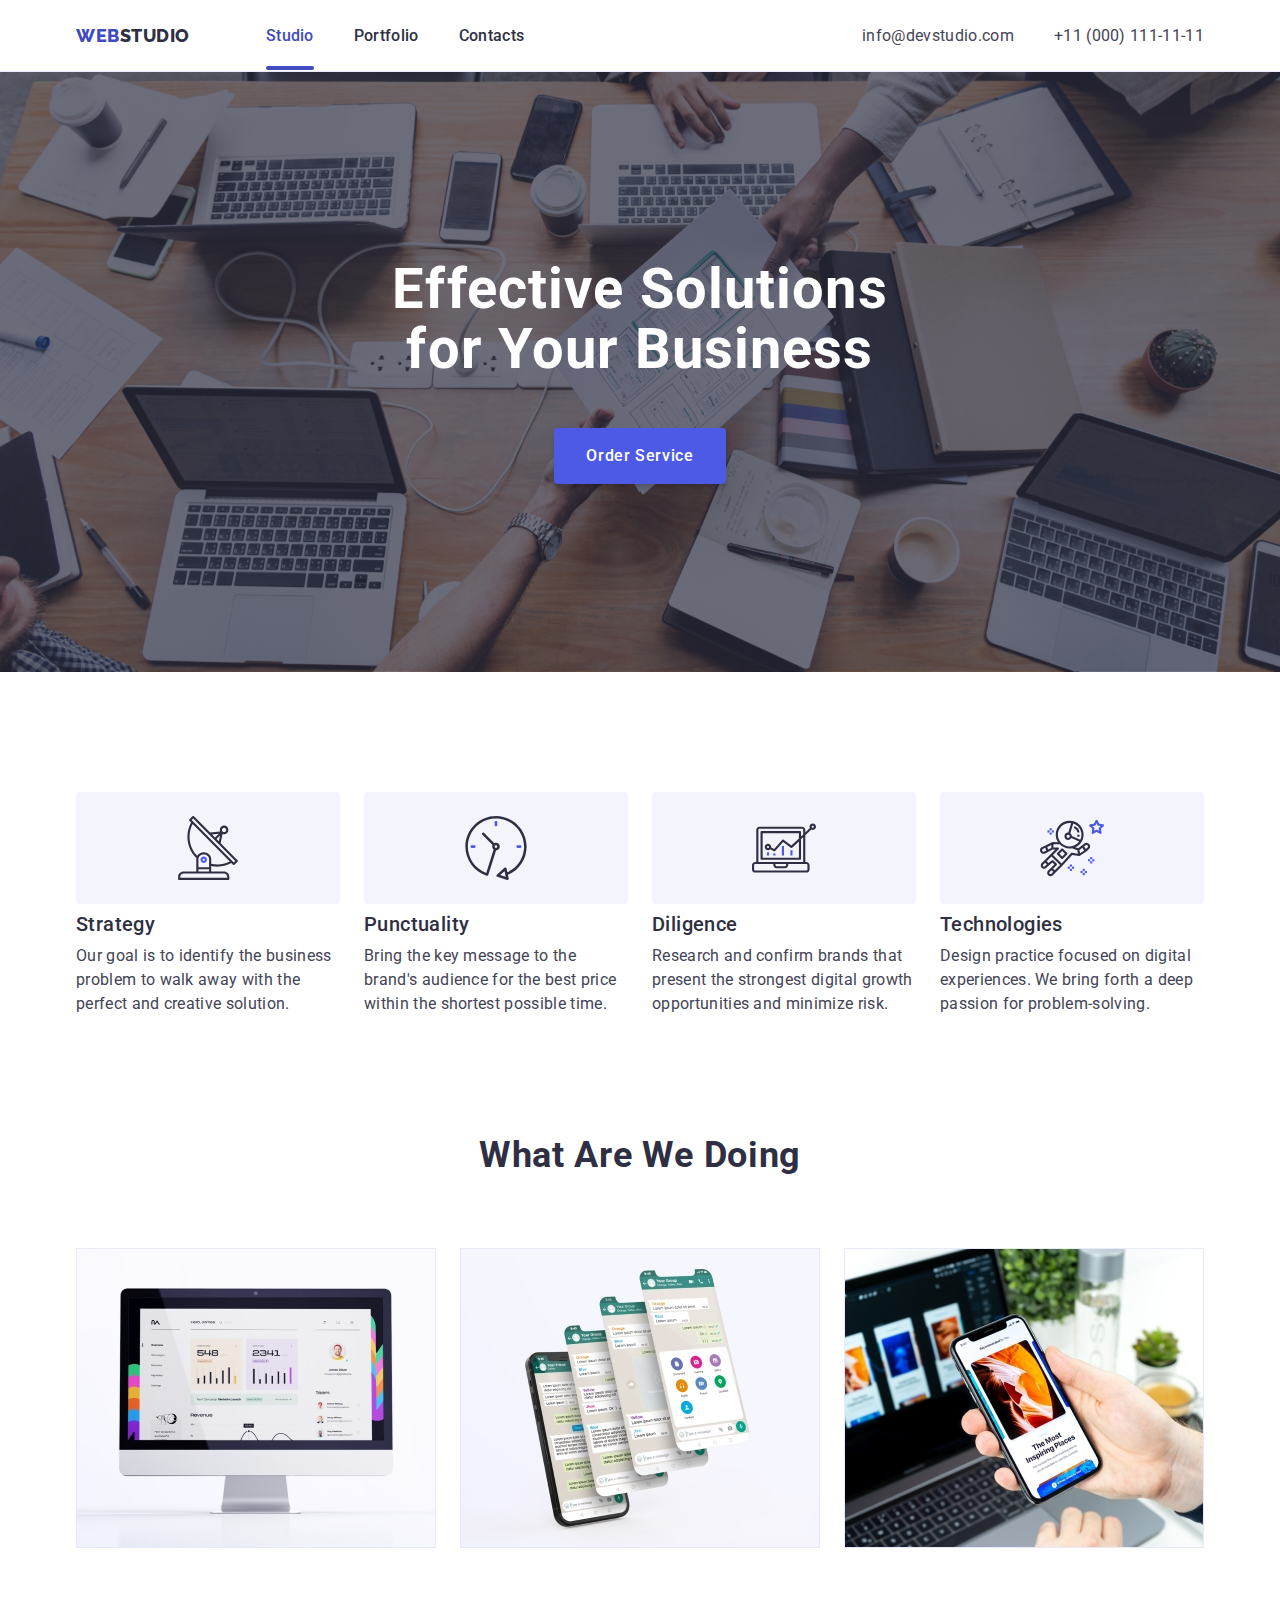
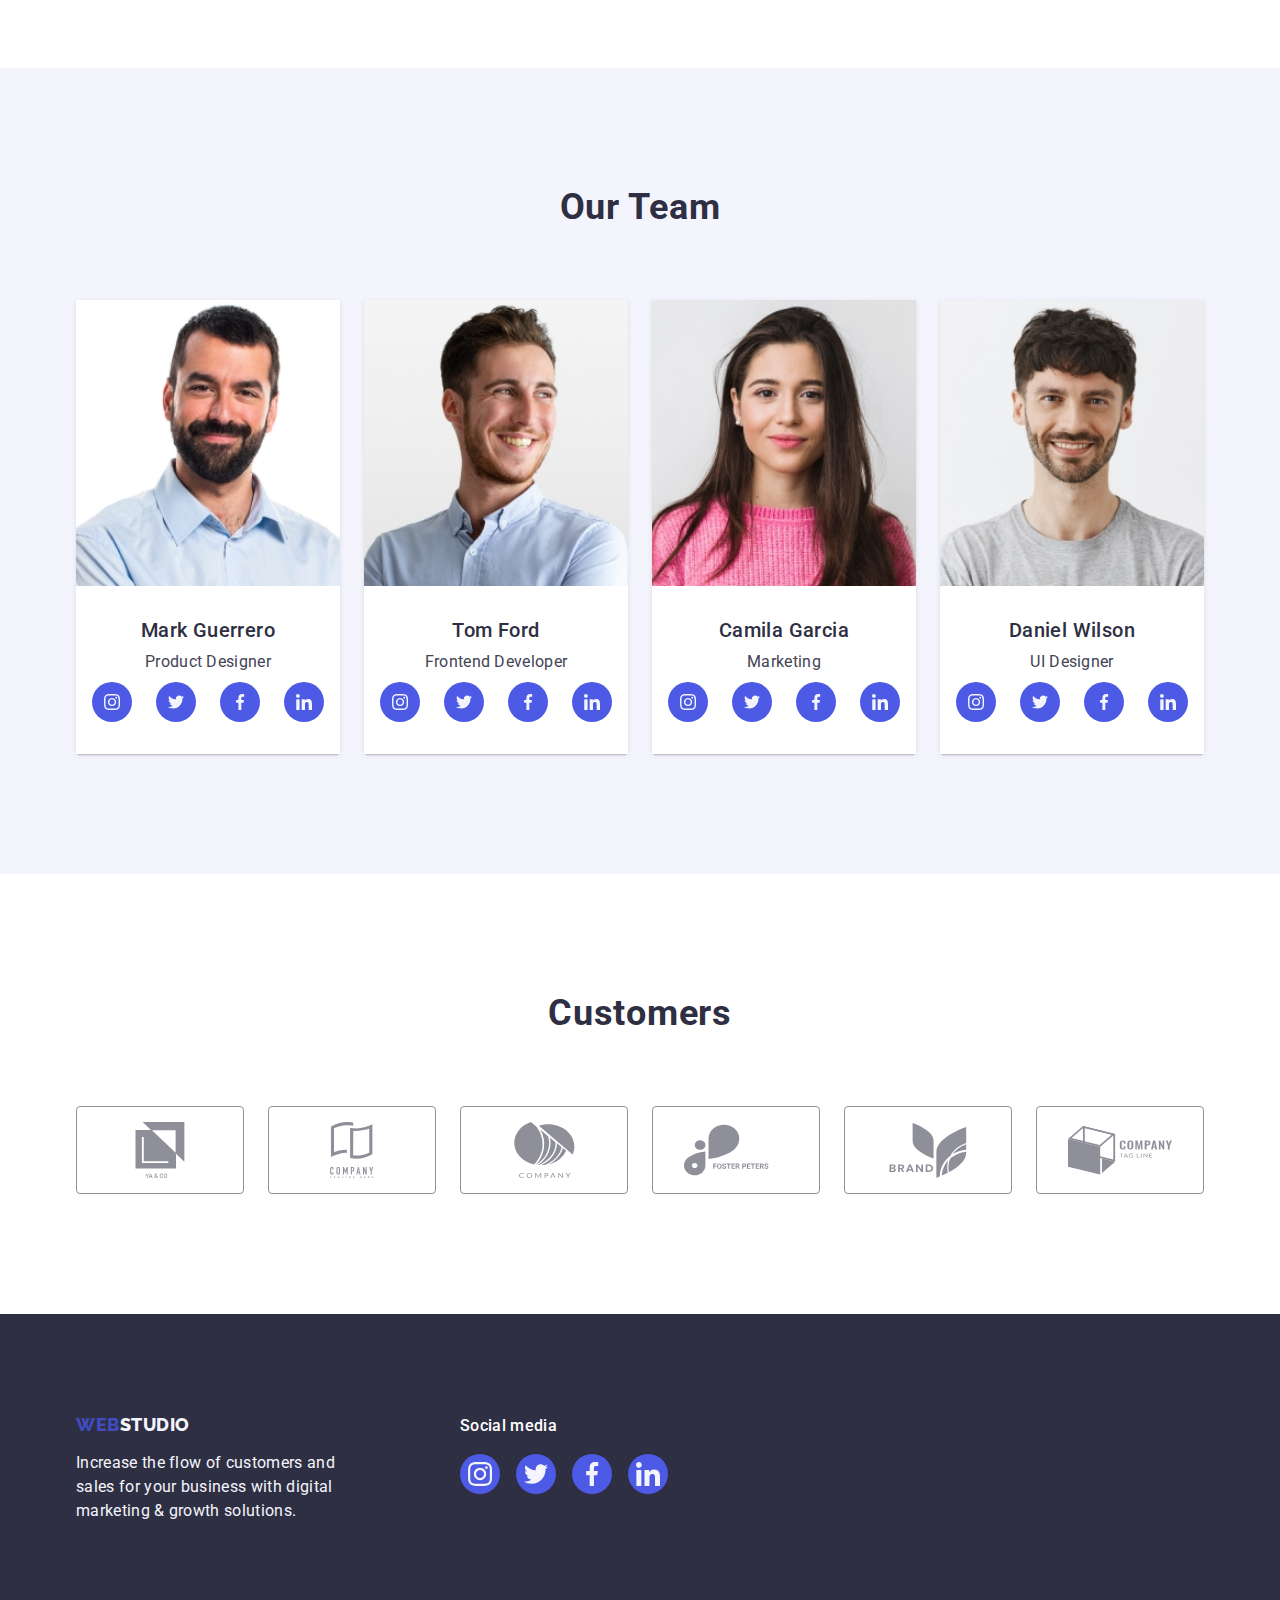
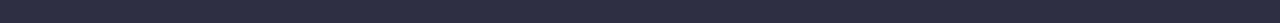
<file: index.html>
<!DOCTYPE html>
<html lang="en">
  <head>
    <meta charset="UTF-8" />
    <meta name="viewport" content="width=device-width, initial-scale=1.0" />
    <title>Document</title>

    <link rel="preconnect" href="https://fonts.googleapis.com" />
    <link rel="preconnect" href="https://fonts.gstatic.com" crossorigin />
    <link
      href="https://fonts.googleapis.com/css2?family=Raleway:wght@800&family=Roboto:wght@400;500;700&display=swap"
      rel="stylesheet"
    />
    <link rel="stylesheet" href="css/modern-normalize.min.css" />
    <link rel="stylesheet" href="css/style.css" />
  </head>

  <body>
    <!-- ▮▯⁘⁘⁘⁘⁘  Navigation line  ⁘⁘⁘⁘⁘▯▮ -->
    <header class="header">
      <div class="header-container container">
        <nav class="header-navigation">
          <a class="header-logo logo link" href="./index.html">
            Web<span class="dark-style">Studio</span>
          </a>
          <ul class="header-navigation-list list">
            <li class="header-navigation-item">
              <a
                class="header-navigation-link link active-page"
                href="./index.html"
                >Studio</a
              >
            </li>
            <li class="header-navigation-item">
              <a class="header-navigation-link link" href="./portfolio.html">
                Portfolio
              </a>
            </li>
            <li class="header-navigation-item">
              <a class="header-navigation-link link" href="">Contacts</a>
            </li>
          </ul>
        </nav>
        <address class="header-contacts">
          <ul class="header-contacts-list list">
            <li class="header-contacts-item">
              <a
                class="header-contacts-link link"
                href="mailto:info@devstudio.com"
              >
                info@devstudio.com
              </a>
            </li>
            <li class="header-contacts-item">
              <a class="header-contacts-link link" href="tel:+110001111111">
                +11 (000) 111-11-11
              </a>
            </li>
          </ul>
        </address>
      </div>
    </header>

    <main>
      <!-- ▮▯⁘⁘⁘⁘⁘  Hero section  ⁘⁘⁘⁘⁘▯▮ -->
      <section class="hero">
        <div class="hero-container container">
          <h1 class="hero-title main-title">
            Effective Solutions for Your Business
          </h1>
          <button class="hero-btn" type="button" data-modal-open>Order Service</button>
        </div>
      </section>

      <!-- ▮▯⁘⁘⁘⁘⁘  Advantages section  ⁘⁘⁘⁘⁘▯▮ -->
      <section class="advantages">
        <div class="advantages-container container">
          <h2 class="advantages-title section-title visually-hidden">
            Advantages
          </h2>
          <ul class="advantages-list list">
            <li class="advantages-list-item">
              <div class="advantages-icon-container">
                <svg class="advantages-icon" height="64" width="64">
                  <use href="./images/icons.svg#icon-antenna"></use>
                </svg>
              </div>
              <h3 class="advantages-list-title in-section-title">Strategy</h3>
              <p class="advantages-list-description">
                Our goal is to identify the business problem to walk away with
                the perfect and creative solution.
              </p>
            </li>
            <li class="advantages-list-item">
              <div class="advantages-icon-container">
                <svg class="advantages-icon" height="64" width="64">
                  <use href="./images/icons.svg#icon-clock"></use>
                </svg>
              </div>
              <h3 class="advantages-list-title in-section-title">
                Punctuality
              </h3>
              <p class="advantages-list-description">
                Bring the key message to the brand's audience for the best price
                within the shortest possible time.
              </p>
            </li>
            <li class="advantages-list-item">
              <div class="advantages-icon-container">
                <svg class="advantages-icon" height="64" width="64">
                  <use href="./images/icons.svg#icon-diagram"></use>
                </svg>
              </div>
              <h3 class="advantages-list-title in-section-title">Diligence</h3>
              <p class="advantages-list-description">
                Research and confirm brands that present the strongest digital
                growth opportunities and minimize risk.
              </p>
            </li>
            <li class="advantages-list-item">
              <div class="advantages-icon-container">
                <svg class="advantages-icon" height="64" width="64">
                  <use href="./images/icons.svg#icon-astronaut"></use>
                </svg>
              </div>
              <h3 class="advantages-list-title in-section-title">
                Technologies
              </h3>
              <p class="advantages-list-description">
                Design practice focused on digital experiences. We bring forth a
                deep passion for problem-solving.
              </p>
            </li>
          </ul>
        </div>
      </section>

      <!-- ▮▯⁘⁘⁘⁘⁘  Services section  ⁘⁘⁘⁘⁘▯▮ -->
      <section class="services">
        <div class="services-conteiner container">
          <h2 class="services-title section-title">What are we doing</h2>
          <ul class="services-list list">
            <li class="services-list-item">
              <img
                class="services-list-img"
                src="./images/MainPage/What-are-we-doing/01.jpg"
                alt="monitor"
                width="360"
              />
            </li>
            <li class="services-list-item">
              <img
                class="services-list-img"
                src="./images/MainPage/What-are-we-doing/02.jpg"
                alt="phone"
                width="360"
              />
            </li>
            <li class="services-list-item">
              <img
                class="services-list-img"
                src="./images/MainPage/What-are-we-doing/03.jpg"
                alt="phone in hend"
                width="360"
              />
            </li>
          </ul>
        </div>
      </section>

      <!-- ▮▯⁘⁘⁘⁘⁘  Team section  ⁘⁘⁘⁘⁘▯▮ -->
      <section class="team">
        <div class="team-conteiner container">
          <h2 class="team-title section-title">Our Team</h2>
          <ul class="team-list list">
            <li class="team-list-item">
              <img
                class="team-list-img"
                src="./images/MainPage/Our-Team/01.jpg"
                alt="Mark Guerrero"
                width="264"
              />
              <div class="team-list-text-container">
                <h3 class="team-list-title in-section-title">Mark Guerrero</h3>
                <p class="team-list-text">Product Designer</p>
                <ul class="team-list-icon-list list">
                  <li class="team-list-icon-item">
                    <a href="" class="team-list-icon-link">
                      <svg class="team-list-icon" height="16" width="16">
                        <use
                          href="./images/icons.svg#icon-instagram"
                        ></use>
                      </svg>
                    </a>
                  </li>
                  <li class="team-list-icon-item">
                    <a href="" class="team-list-icon-link">
                      <svg class="team-list-icon" height="16" width="16">
                        <use href="./images/icons.svg#icon-twitter"></use>
                      </svg>
                    </a>
                  </li>
                  <li class="team-list-icon-item">
                    <a href="" class="team-list-icon-link">
                      <svg class="team-list-icon" height="16" width="16">
                        <use
                          href="./images/icons.svg#icon-facebook"
                        ></use>
                      </svg>
                    </a>
                  </li>
                  <li class="team-list-icon-item">
                    <a href="" class="team-list-icon-link">
                      <svg class="team-list-icon" height="16" width="16">
                        <use
                          href="./images/icons.svg#icon-linkedin"
                        ></use>
                      </svg>
                    </a>
                  </li>
                </ul>
              </div>
            </li>
            <li class="team-list-item">
              <img
                class="team-list-img"
                src="./images/MainPage/Our-Team/02.jpg"
                alt="Tom Ford"
                width="264"
              />
              <div class="team-list-text-container">
                <h3 class="team-list-title in-section-title">Tom Ford</h3>
                <p class="team-list-text">Frontend Developer</p>
                <ul class="team-list-icon-list list">
                  <li class="team-list-icon-item">
                    <a href="" class="team-list-icon-link">
                      <svg class="team-list-icon" height="16" width="16">
                        <use
                          href="./images/icons.svg#icon-instagram"
                        ></use>
                      </svg>
                    </a>
                  </li>
                  <li class="team-list-icon-item">
                    <a href="" class="team-list-icon-link">
                      <svg class="team-list-icon" height="16" width="16">
                        <use href="./images/icons.svg#icon-twitter"></use>
                      </svg>
                    </a>
                  </li>
                  <li class="team-list-icon-item">
                    <a href="" class="team-list-icon-link">
                      <svg class="team-list-icon" height="16" width="16">
                        <use
                          href="./images/icons.svg#icon-facebook"
                        ></use>
                      </svg>
                    </a>
                  </li>
                  <li class="team-list-icon-item">
                    <a href="" class="team-list-icon-link">
                      <svg class="team-list-icon" height="16" width="16">
                        <use
                          href="./images/icons.svg#icon-linkedin"
                        ></use>
                      </svg>
                    </a>
                  </li>
                </ul>
              </div>
            </li>
            <li class="team-list-item">
              <img
                class="team-list-img"
                src="./images/MainPage/Our-Team/03.jpg"
                alt="Camila Garcia"
                width="264"
              />
              <div class="team-list-text-container">
                <h3 class="team-list-title in-section-title">Camila Garcia</h3>
                <p class="team-list-text">Marketing</p>
                <ul class="team-list-icon-list list">
                  <li class="team-list-icon-item">
                    <a href="" class="team-list-icon-link">
                      <svg class="team-list-icon" height="16" width="16">
                        <use
                          href="./images/icons.svg#icon-instagram"
                        ></use>
                      </svg>
                    </a>
                  </li>
                  <li class="team-list-icon-item">
                    <a href="" class="team-list-icon-link">
                      <svg class="team-list-icon" height="16" width="16">
                        <use href="./images/icons.svg#icon-twitter"></use>
                      </svg>
                    </a>
                  </li>
                  <li class="team-list-icon-item">
                    <a href="" class="team-list-icon-link">
                      <svg class="team-list-icon" height="16" width="16">
                        <use
                          href="./images/icons.svg#icon-facebook"
                        ></use>
                      </svg>
                    </a>
                  </li>
                  <li class="team-list-icon-item">
                    <a href="" class="team-list-icon-link">
                      <svg class="team-list-icon" height="16" width="16">
                        <use
                          href="./images/icons.svg#icon-linkedin"
                        ></use>
                      </svg>
                    </a>
                  </li>
                </ul>
              </div>
            </li>
            <li class="team-list-item">
              <img
                class="team-list-img"
                src="./images/MainPage/Our-Team/04.jpg"
                alt="Daniel Wilson"
                width="264"
              />
              <div class="team-list-text-container">
                <h3 class="team-list-title in-section-title">Daniel Wilson</h3>
                <p class="team-list-text">UI Designer</p>
                <ul class="team-list-icon-list list">
                  <li class="team-list-icon-item">
                    <a href="" class="team-list-icon-link">
                      <svg class="team-list-icon" height="16" width="16">
                        <use
                          href="./images/icons.svg#icon-instagram"
                        ></use>
                      </svg>
                    </a>
                  </li>
                  <li class="team-list-icon-item">
                    <a href="" class="team-list-icon-link">
                      <svg class="team-list-icon" height="16" width="16">
                        <use href="./images/icons.svg#icon-twitter"></use>
                      </svg>
                    </a>
                  </li>
                  <li class="team-list-icon-item">
                    <a href="" class="team-list-icon-link">
                      <svg class="team-list-icon" height="16" width="16">
                        <use
                          href="./images/icons.svg#icon-facebook"
                        ></use>
                      </svg>
                    </a>
                  </li>
                  <li class="team-list-icon-item">
                    <a href="" class="team-list-icon-link">
                      <svg class="team-list-icon" height="16" width="16">
                        <use
                          href="./images/icons.svg#icon-linkedin"
                        ></use>
                      </svg>
                    </a>
                  </li>
                </ul>
              </div>
            </li>
          </ul>
        </div>
      </section>

      <!-- ▮▯⁘⁘⁘⁘⁘  Customers section  ⁘⁘⁘⁘⁘▯▮ -->
      <section class="customers">
        <div class="container">
          <h2 class="customers-title section-title">Customers</h2>
          <ul class="customers-list list">
            <li class="customers-list-item">
              <a href="" class="customers-list-link">
                <svg class="customers-list-icon" width="104" height="56">
                  <use href="./images/icons.svg#icon-customer_icon1"></use>
                </svg>
              </a>
              
            </li>
            <li class="customers-list-item">
              <a href="" class="customers-list-link">
                <svg class="customers-list-icon" width="104" height="56">
                  <use href="./images/icons.svg#icon-customer_icon2"></use>
                </svg>
              </a>
              
            </li>
            <li class="customers-list-item">
              <a href="" class="customers-list-link">
                <svg class="customers-list-icon" width="104" height="56">
                  <use href="./images/icons.svg#icon-customer_icon3"></use>
                </svg>
              </a>
              
            </li>
            <li class="customers-list-item">
              <a href="" class="customers-list-link">
                <svg class="customers-list-icon" width="104" height="56">
                  <use href="./images/icons.svg#icon-customer_icon4"></use>
                </svg>
              </a>
              
            </li>
            <li class="customers-list-item">
              <a href="" class="customers-list-link">
                <svg class="customers-list-icon" width="104" height="56">
                  <use href="./images/icons.svg#icon-customer_icon5"></use>
                </svg>
              </a>
              
            </li>
            <li class="customers-list-item">
              <a href="" class="customers-list-link">
                <svg class="customers-list-icon" width="104" height="56">
                  <use href="./images/icons.svg#icon-customer_icon6"></use>
                </svg>
              </a>              
            </li>
          </ul>
        </div>
      </section>
    </main>

    <!-- ▮▯⁘⁘⁘⁘⁘  footer info  ⁘⁘⁘⁘⁘▯▮ -->
    <footer class="footer">
      <div class="footer-container container">
        <div class="footer-text-conteiner">
          <a class="footer-logo logo link" href="./index.html">
            Web<span class="light-style">Studio</span>
          </a>
          <p class="footer-description">
            Increase the flow of customers and sales for your business with
            digital marketing & growth solutions.
          </p>
        </div>

        <div class="footer-social-box">
          <p class="footer-social-title insection-title">Social media</p>
          <ul class="footer-social-list list">
            <li class="footer-social-list-item">
              <a href="" class="footer-social-list-link">
                <svg class="footer-social-list-icon" height="24" width="24">
                  <use href="./images/icons.svg#icon-instagram"></use>
                </svg>
              </a>
            </li>
            <li class="footer-social-list-item">
              <a href="" class="footer-social-list-link">
                <svg class="footer-social-list-icon" height="24" width="24">
                  <use href="./images/icons.svg#icon-twitter"></use>
                </svg>
              </a>
            </li>
            <li class="footer-social-list-item">
              <a href="" class="footer-social-list-link">
                <svg class="footer-social-list-icon" height="24" width="24">
                  <use href="./images/icons.svg#icon-facebook"></use>
                </svg>
              </a>
            </li>
            <li class="footer-social-list-item">
              <a href="" class="footer-social-list-link">
                <svg class="footer-social-list-icon" height="24" width="24">
                  <use href="./images/icons.svg#icon-linkedin"></use>
                </svg>
              </a>
            </li>
          </ul>
        </div>
      </div>
    </footer>

     <!-- ▮▯⁘⁘⁘⁘⁘  Modal window  ⁘⁘⁘⁘⁘▯▮ -->
     <div class="modal-backing is-hidden" data-modal>
      <div class="modal">
        <button class="modal-close-btn" type="button" data-modal-close>
          <svg class="modal-close-btn-icon" height="8" width="8">
            <use href="./images/icons.svg#icon-close"></use>
          </svg>
        </button>
      </div>
    </div>
    <script src="./js/modal.js"></script>
  </body>
</html>
</file>
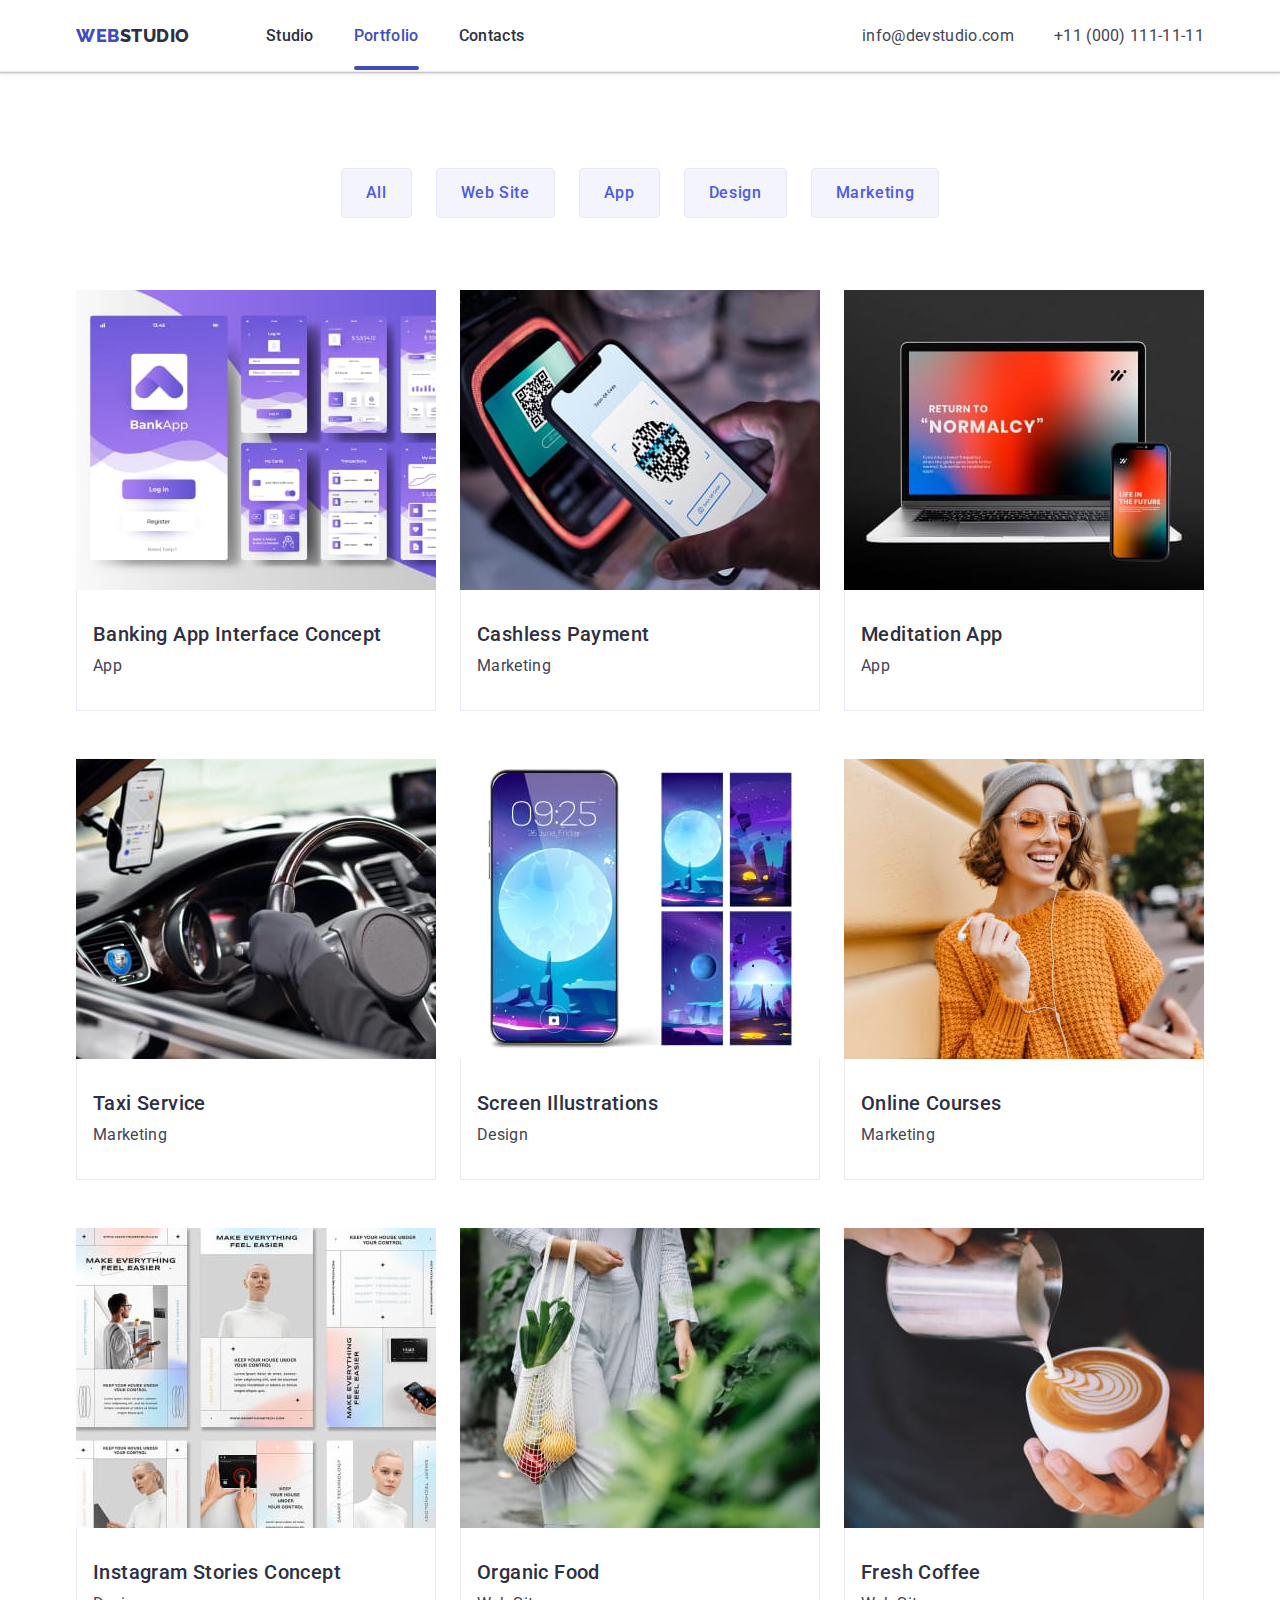
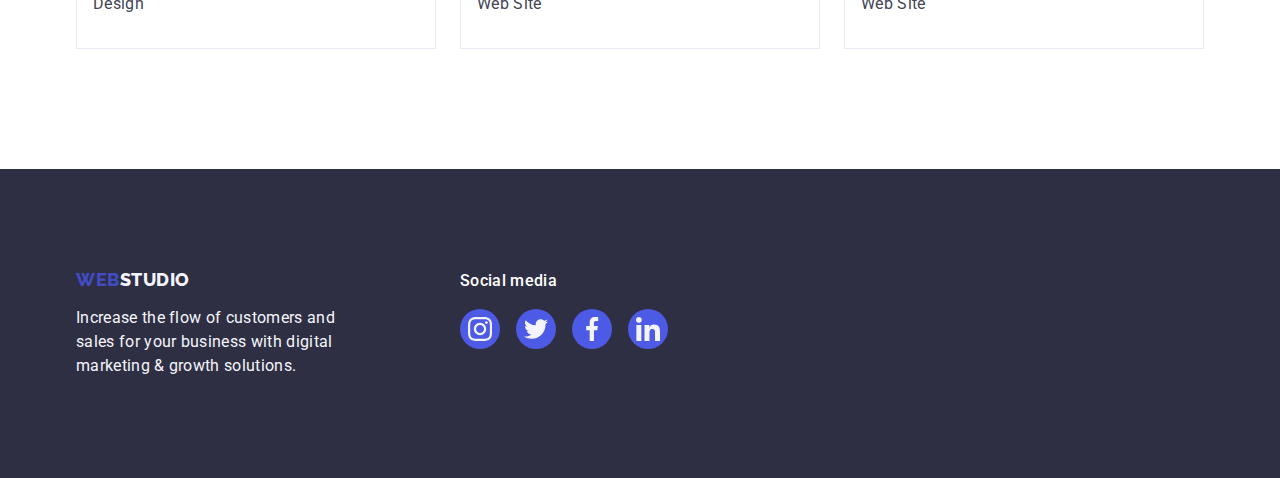
<file: portfolio.html>
<!DOCTYPE html>
<html lang="en">
  <head>
    <meta charset="UTF-8" />
    <meta name="viewport" content="width=device-width, initial-scale=1.0" />
    <title>Document</title>

    <link rel="preconnect" href="https://fonts.googleapis.com" />
    <link rel="preconnect" href="https://fonts.gstatic.com" crossorigin />
    <link
      href="https://fonts.googleapis.com/css2?family=Raleway:wght@800&family=Roboto:wght@400;500;700&display=swap"
      rel="stylesheet"
    />

    <link rel="stylesheet" href="css/modern-normalize.min.css" />
    <link rel="stylesheet" href="css/style.css" />
  </head>
  <body>
    <header class="header">
      <!-- ▮▯⁘⁘⁘⁘⁘  Navigation line  ⁘⁘⁘⁘⁘▯▮ -->
      <div class="header-container container">
        <nav class="header-navigation">
          <a class="header-logo logo link" href="./index.html">
            Web<span class="dark-style">Studio</span>
          </a>
          <ul class="header-navigation-list list">
            <li class="header-navigation-item">
              <a class="header-navigation-link link" href="./index.html"
                >Studio</a
              >
            </li>
            <li class="header-navigation-item">
              <a
                class="header-navigation-link link active-page"
                href="./portfolio.html"
                >Portfolio</a
              >
            </li>
            <li class="header-navigation-item">
              <a class="header-navigation-link link" href="">Contacts</a>
            </li>
          </ul>
        </nav>
        <address class="header-contacts">
          <ul class="header-contacts-list list">
            <li class="header-contacts-item">
              <a
                class="header-contacts-link link"
                href="mailto:info@devstudio.com"
              >
                info@devstudio.com
              </a>
            </li>
            <li class="header-contacts-item">
              <a class="header-contacts-link link" href="tel:+110001111111">
                +11 (000) 111-11-11
              </a>
            </li>
          </ul>
        </address>
      </div>
    </header>

    <main>
      <!-- ▮▯⁘⁘⁘⁘⁘  portfolio  ⁘⁘⁘⁘⁘▯▮ -->
      <section class="portfolio">
        <div class="portfolio-container container">
          <h1 class="portfolio-title main-title visually-hidden">
            Portfolio page
          </h1>

          <ul class="portfolio-nav-list list">
            <li class="portfolio-nav-list-item">
              <button
                class="portfolio-nav-list-button"
                type="button"
              >
                All
              </button>
            </li>
            <li class="portfolio-nav-list-item">
              <button
                class="portfolio-nav-list-button"
                type="button"
              >
                Web Site
              </button>
            </li>
            <li class="portfolio-nav-list-item">
              <button
                class="portfolio-nav-list-button"
                type="button"
              >
                App
              </button>
            </li>
            <li class="portfolio-nav-list-item">
              <button
                class="portfolio-nav-list-button"
                type="button"
              >
                Design
              </button>
            </li>
            <li class="portfolio-nav-list-item">
              <button
                class="portfolio-nav-list-button"
                type="button"
              >
                Marketing
              </button>
            </li>
          </ul>

          <ul class="portfolio-list list">
            <li class="portfolio-list-item">
              <a href="" class="portfolio-list-link link">
                <div class="portfolio-list-img-box">
                  <img
                    class="portfolio-list-img"
                    src="./images/PortfolioPage/PortfolioCardc/01.jpg"
                    alt="Banking App"
                    width="360"
                  />

                  <p class="portfolio-list-img-box-description">
                    14 Stylish and User-Friendly App Design Concepts · Task
                    Manager App · Calorie Tracker App · Exotic Fruit Ecommerce
                    App · Cloud Storage App
                  </p>
                </div>

                <div class="portfolio-list-text-part">
                  <h2 class="portfolio-list-title in-section-title">
                    Banking App Interface Concept
                  </h2>
                  <p class="portfolio-list-text">App</p>
                </div>
              </a>
            </li>
            <li class="portfolio-list-item">
              <a href="" class="portfolio-list-link link">
                <div class="portfolio-list-img-box">
                  <img
                    class="portfolio-list-img"
                    src="./images/PortfolioPage/PortfolioCardc/02.jpg"
                    alt="payment by mobile phone"
                    width="360"
                  />

                  <p class="portfolio-list-img-box-description">
                    14 Stylish and User-Friendly App Design Concepts · Task
                    Manager App · Calorie Tracker App · Exotic Fruit Ecommerce
                    App · Cloud Storage App
                  </p>
                </div>

                <div class="portfolio-list-text-part">
                  <h2 class="portfolio-list-title in-section-title">
                    Cashless Payment
                  </h2>
                  <p class="portfolio-list-text">Marketing</p>
                </div>
              </a>
            </li>
            <li class="portfolio-list-item">
              <a href="" class="portfolio-list-link link">
                <div class="portfolio-list-img-box">
                  <img
                    class="portfolio-list-img"
                    src="./images/PortfolioPage/PortfolioCardc/03.jpg"
                    alt="laptop and phone"
                    width="360"
                  />

                  <p class="portfolio-list-img-box-description">
                    14 Stylish and User-Friendly App Design Concepts · Task
                    Manager App · Calorie Tracker App · Exotic Fruit Ecommerce
                    App · Cloud Storage App
                  </p>
                </div>

                <div class="portfolio-list-text-part">
                  <h2 class="portfolio-list-title in-section-title">
                    Meditation App
                  </h2>
                  <p class="portfolio-list-text">App</p>
                </div>
              </a>
            </li>
            <li class="portfolio-list-item">
              <a href="" class="portfolio-list-link link">
                <div class="portfolio-list-img-box">
                  <img
                    class="portfolio-list-img"
                    src="./images/PortfolioPage/PortfolioCardc/04.jpg"
                    alt="a man driving a car"
                    width="360"
                  />

                  <p class="portfolio-list-img-box-description">
                    14 Stylish and User-Friendly App Design Concepts · Task
                    Manager App · Calorie Tracker App · Exotic Fruit Ecommerce
                    App · Cloud Storage App
                  </p>
                </div>

                <div class="portfolio-list-text-part">
                  <h2 class="portfolio-list-title in-section-title">
                    Taxi Service
                  </h2>
                  <p class="portfolio-list-text">Marketing</p>
                </div>
              </a>
            </li>
            <li class="portfolio-list-item">
              <a href="" class="portfolio-list-link link">
                <div class="portfolio-list-img-box">
                  <img
                    class="portfolio-list-img"
                    src="./images/PortfolioPage/PortfolioCardc/05.jpg"
                    alt="Illustrations"
                    width="360"
                  />

                  <p class="portfolio-list-img-box-description">
                    14 Stylish and User-Friendly App Design Concepts · Task
                    Manager App · Calorie Tracker App · Exotic Fruit Ecommerce
                    App · Cloud Storage App
                  </p>
                </div>

                <div class="portfolio-list-text-part">
                  <h2 class="portfolio-list-title in-section-title">
                    Screen Illustrations
                  </h2>
                  <p class="portfolio-list-text">Design</p>
                </div>
              </a>
            </li>
            <li class="portfolio-list-item">
              <a href="" class="portfolio-list-link link">
                <div class="portfolio-list-img-box">
                  <img
                    class="portfolio-list-img"
                    src="./images/PortfolioPage/PortfolioCardc/06.jpg"
                    alt="A girl wearing headphones"
                    width="360"
                  />
                  <p class="portfolio-list-img-box-description">
                    14 Stylish and User-Friendly App Design Concepts · Task
                    Manager App · Calorie Tracker App · Exotic Fruit Ecommerce
                    App · Cloud Storage App
                  </p>
                </div>

                <div class="portfolio-list-text-part">
                  <h2 class="portfolio-list-title in-section-title">
                    Online Courses
                  </h2>
                  <p class="portfolio-list-text">Marketing</p>
                </div>
              </a>
            </li>
            <li class="portfolio-list-item">
              <a href="" class="portfolio-list-link link">
                <div class="portfolio-list-img-box">
                  <img
                    class="portfolio-list-img"
                    src="./images/PortfolioPage/PortfolioCardc/07.jpg"
                    alt="Instagram Stories"
                    width="360"
                  />

                  <p class="portfolio-list-img-box-description">
                    14 Stylish and User-Friendly App Design Concepts · Task
                    Manager App · Calorie Tracker App · Exotic Fruit Ecommerce
                    App · Cloud Storage App
                  </p>
                </div>

                <div class="portfolio-list-text-part">
                  <h2 class="portfolio-list-title in-section-title">
                    Instagram Stories Concept
                  </h2>
                  <p class="portfolio-list-text">Design</p>
                </div>
              </a>
            </li>
            <li class="portfolio-list-item">
              <a href="" class="portfolio-list-link link">
                <div class="portfolio-list-img-box">
                  <img
                    class="portfolio-list-img"
                    src="./images/PortfolioPage/PortfolioCardc/08.jpg"
                    alt="girl with fruit"
                    width="360"
                  />

                  <p class="portfolio-list-img-box-description">
                    14 Stylish and User-Friendly App Design Concepts · Task
                    Manager App · Calorie Tracker App · Exotic Fruit Ecommerce
                    App · Cloud Storage App
                  </p>
                </div>

                <div class="portfolio-list-text-part">
                  <h2 class="portfolio-list-title in-section-title">
                    Organic Food
                  </h2>
                  <p class="portfolio-list-text">Web Site</p>
                </div>
              </a>
            </li>
            <li class="portfolio-list-item">
              <a href="" class="portfolio-list-link link">
                <div class="portfolio-list-img-box">
                  <img
                    class="portfolio-list-img"
                    src="./images/PortfolioPage/PortfolioCardc/09.jpg"
                    alt="barista preparing coffee"
                    width="360"
                  />

                  <p class="portfolio-list-img-box-description">
                    14 Stylish and User-Friendly App Design Concepts · Task
                    Manager App · Calorie Tracker App · Exotic Fruit Ecommerce
                    App · Cloud Storage App
                  </p>
                </div>

                <div class="portfolio-list-text-part">
                  <h2 class="portfolio-list-title in-section-title">
                    Fresh Coffee
                  </h2>
                  <p class="portfolio-list-text">Web Site</p>
                </div>
              </a>
            </li>
          </ul>
        </div>
      </section>
    </main>

    <!-- ▮▯⁘⁘⁘⁘⁘  footer info  ⁘⁘⁘⁘⁘▯▮ -->
    <footer class="footer">
      <div class="footer-container container">
        <div class="footer-text-conteiner">
          <a class="footer-logo logo link" href="./index.html">
            Web<span class="light-style">Studio</span>
          </a>
          <p class="footer-description">
            Increase the flow of customers and sales for your business with
            digital marketing & growth solutions.
          </p>
        </div>

        <div class="footer-social-box">
          <p class="footer-social-title insection-title">Social media</p>
          <ul class="footer-social-list list">
            <li class="footer-social-list-item">
              <a href="" class="footer-social-list-link">
                <svg class="footer-social-list-icon" height="24" width="24">
                  <use href="./images/icons.svg#icon-instagram"></use>
                </svg>
              </a>
            </li>
            <li class="footer-social-list-item">
              <a href="" class="footer-social-list-link">
                <svg class="footer-social-list-icon" height="24" width="24">
                  <use href="./images/icons.svg#icon-twitter"></use>
                </svg>
              </a>
            </li>
            <li class="footer-social-list-item">
              <a href="" class="footer-social-list-link">
                <svg class="footer-social-list-icon" height="24" width="24">
                  <use href="./images/icons.svg#icon-facebook"></use>
                </svg>
              </a>
            </li>
            <li class="footer-social-list-item">
              <a href="" class="footer-social-list-link">
                <svg class="footer-social-list-icon" height="24" width="24">
                  <use href="./images/icons.svg#icon-linkedin"></use>
                </svg>
              </a>
            </li>
          </ul>
        </div>
      </div>
    </footer>

    <!-- ▮▯⁘⁘⁘⁘⁘  Modal window  ⁘⁘⁘⁘⁘▯▮ -->
    <div class="modal-backing is-hidden" data-modal>
      <div class="modal">
        <button class="modal-close-btn" type="button" data-modal-close>
          <svg class="modal-close-btn-icon">
            <use
              href="./images/icons.svg#icon-close"
              height="8"
              width="8"
            ></use>
          </svg>
        </button>
      </div>
    </div>
    <script src="./js/modal.js"></script>
  </body>
</html>
</file>
<file: css/style.css>
:root {
  --main-bg-color: #fff;
  --supportive-bg-color: #2e2f42;

  /* Text settings */
  --main-font-family: 'Roboto', sans-serif;
  --supportive-font-page: 'Raleway', sans-serif;

  --title-h1-font-size: 56px;
  --title-h2-font-size: 36px;
  --title-h3-font-size: 20px;
  --main-font-size: 16px;

  --main-text-color: #434455;
  --main-title-color: #2e2f42;
  --hover-link-color: #404bbf;

  --navyblue-modal: rgba(46, 47, 66, 0.4);
  --light-text-color: #f4f4fd;

  --dont-active-elements: #8e8f99;
}

/*
▮▮▯▯⁘⁘⁘⁘⁘⁘⁘⁘⁘⁘⁘⁘⁘⁘⁘⁘⁘⁘⁘⁘⁘⁘⁘⁘⁘⁘⁘⁘⁘⁘⁘⁘⁘⁘⁘▯▯▮▮
▮▮   start settings
▮▮▯▯⁘⁘⁘⁘⁘⁘⁘⁘⁘⁘⁘⁘⁘⁘⁘⁘⁘⁘⁘⁘⁘⁘⁘⁘⁘⁘⁘⁘⁘⁘⁘⁘⁘⁘⁘▯▯▮▮
*/
h1,
h2,
h3,
h4,
h5,
h6,
p {
  padding: 0px;
  margin: 0;
}
ul,
li {
  margin: 0;
  padding: 0;
}
img {
  display: block;
  height: 100%;
  width: 100%;
  object-fit: cover;
}

/*
▮▮▯▯⁘⁘⁘⁘⁘⁘⁘⁘⁘⁘⁘⁘⁘⁘⁘⁘⁘⁘⁘⁘⁘⁘⁘⁘⁘⁘⁘⁘⁘⁘⁘⁘⁘⁘⁘▯▯▮▮
▮▮  GLOBAL CLASSES
▮▮▯▯⁘⁘⁘⁘⁘⁘⁘⁘⁘⁘⁘⁘⁘⁘⁘⁘⁘⁘⁘⁘⁘⁘⁘⁘⁘⁘⁘⁘⁘⁘⁘⁘⁘⁘⁘▯▯▮▮
*/
body {
  background-color: var(--main-bg-color);
  color: var(--main-text-color);
  font-size: var(--main-font-size);
  font-family: var(--main-font-family);

  line-height: 1.5;
  letter-spacing: 0.02em;

  display: flex;
  flex-direction: column;
  min-height: 100vh;
}

main {
  flex-grow: 1;
}

section {
  padding: 120px 0;
}

.container {
  max-width: 1158px;
  width: 100%;
  padding: 0 15px;
  margin: 0 auto;
}

.link {
  text-decoration: none;
  color: inherit;
}

.list {
  list-style: none;
}

.visually-hidden {
  position: absolute;
  width: 1px;
  height: 1px;
  margin: -1px;
  border: 0;
  padding: 0;
  white-space: nowrap;
  clip-path: inset(100%);
  clip: rect(0 0 0 0);
  overflow: hidden;
}

.main-title,
.section-title,
.in-section-title {
  color: var(--main-title-color);
  font-weight: 700;
}

.main-title {
  font-size: var(--title-h1-font-size);
}
.section-title {
  font-size: var(--title-h2-font-size);
  line-height: 1.11;
  text-align: center;
  letter-spacing: 0.02em;
  text-transform: capitalize;
}
.in-section-title {
  font-size: var(--title-h3-font-size);
  font-weight: 500;
  line-height: 1.2;
  letter-spacing: 0.02em;

  margin-bottom: 8px;
}

.logo {
  display: inline-block;
  font-family: var(--supportive-font-page);
  font-weight: 800;
  font-size: 18px;
  line-height: 1.17;
  letter-spacing: 0.03em;
  text-transform: uppercase;
  text-decoration: none;
  color: #404bbf;
}
.logo > .dark-style {
  color: #2e2f42;
}
.logo > .light-style {
  color: #f4f4fd;
}

.is-hidden {
  opacity: 0;
  visibility: hidden;
  pointer-events: none;
}

/*
▮▮▯▯⁘⁘⁘⁘⁘⁘⁘⁘⁘⁘⁘⁘⁘⁘⁘⁘⁘⁘⁘⁘⁘⁘⁘⁘⁘⁘⁘⁘⁘⁘⁘⁘⁘⁘⁘▯▯▮▮
▮▮   Hero section
▮▮▯▯⁘⁘⁘⁘⁘⁘⁘⁘⁘⁘⁘⁘⁘⁘⁘⁘⁘⁘⁘⁘⁘⁘⁘⁘⁘⁘⁘⁘⁘⁘⁘⁘⁘⁘⁘▯▯▮▮
*/
.hero {
  background-color: var(--supportive-bg-color);
  padding: 188px 0;
  background-image: linear-gradient(
      rgba(46, 47, 66, 0.7),
      rgba(46, 47, 66, 0.7)
    ),
    url(../images/MainPage/Hero/hero-bg.jpg);
  max-width: 1440px;
margin: 0 auto;

  background-repeat: no-repeat;
  background-position: center;
  background-size: cover;
}
.hero-container {
  display: flex;
  flex-direction: column;
  align-items: center;
}
.hero-title {
  color: #fff;
  line-height: 1.07;
  text-align: center;
  letter-spacing: 0.02em;

  max-width: 496px;
}
.hero-btn {
  display: block;
  min-width: 169px;
  line-height: 1.5;
  font-weight: 500;
  font-family: 'Roboto', sans-serif;
  letter-spacing: 0.04em;
  font-size: 16px;
  color: #ffffff;

  cursor: pointer;
  background-color: #4d5ae5;
  padding: 16px 32px;
  box-shadow: 0px 4px 4px 0px rgba(0, 0, 0, 0.15);
  border-radius: 4px;
  margin-top: 48px;
  border: none;

  transition: background-color 250ms cubic-bezier(0.4, 0, 0.2, 1);
}

.hero-btn:hover,
.hero-btn:active {
  background-color: #404bbf;
}

/*
▮▮▯▯⁘⁘⁘⁘⁘⁘⁘⁘⁘⁘⁘⁘⁘⁘⁘⁘⁘⁘⁘⁘⁘⁘⁘⁘⁘⁘⁘⁘⁘⁘⁘⁘⁘⁘⁘▯▯▮▮
▮▮   Advantages section
▮▮▯▯⁘⁘⁘⁘⁘⁘⁘⁘⁘⁘⁘⁘⁘⁘⁘⁘⁘⁘⁘⁘⁘⁘⁘⁘⁘⁘⁘⁘⁘⁘⁘⁘⁘⁘⁘▯▯▮▮
*/
.advantages {
}
.advantages-container {
}
.advantages-title {
}
.advantages-list {
  display: flex;
  gap: 24px;
}
.advantages-list-item {
  width: calc((100% - 3 * 24px) / 4);
}
.advantages-icon-container {
  display: flex;
  align-items: center;
  justify-content: center;

  margin-bottom: 8px;
  padding: 24px;

  border-radius: 4px;
  background: #f4f4fd;
}
.advantages-list-title {
}
.advantages-list-description {
}

/*
▮▮▯▯⁘⁘⁘⁘⁘⁘⁘⁘⁘⁘⁘⁘⁘⁘⁘⁘⁘⁘⁘⁘⁘⁘⁘⁘⁘⁘⁘⁘⁘⁘⁘⁘⁘⁘⁘▯▯▮▮
▮▮   Services section
▮▮▯▯⁘⁘⁘⁘⁘⁘⁘⁘⁘⁘⁘⁘⁘⁘⁘⁘⁘⁘⁘⁘⁘⁘⁘⁘⁘⁘⁘⁘⁘⁘⁘⁘⁘⁘⁘▯▯▮▮
*/
.services {
  padding-top: 0;
}
.services-title {
  margin-bottom: 72px;
}
.services-list {
  display: flex;
  gap: 24px;
}
.services-list-item {
  width: calc((100%-48px) / 3);
}
.services-list-img {
}

/*
▮▮▯▯⁘⁘⁘⁘⁘⁘⁘⁘⁘⁘⁘⁘⁘⁘⁘⁘⁘⁘⁘⁘⁘⁘⁘⁘⁘⁘⁘⁘⁘⁘⁘⁘⁘⁘⁘▯▯▮▮
▮▮   Team section
▮▮▯▯⁘⁘⁘⁘⁘⁘⁘⁘⁘⁘⁘⁘⁘⁘⁘⁘⁘⁘⁘⁘⁘⁘⁘⁘⁘⁘⁘⁘⁘⁘⁘⁘⁘⁘⁘▯▯▮▮
*/
.team {
  background-color: #f4f4fd;
}
.team-title {
  margin-bottom: 72px;
}
.team-list {
  display: flex;
  gap: 24px;
}
.team-list-item {
  border-radius: 0px 0px 4px 4px;
  background: #fff;
  box-shadow: 0px 2px 1px 0px rgba(46, 47, 66, 0.08),
    0px 1px 1px 0px rgba(46, 47, 66, 0.16),
    0px 1px 6px 0px rgba(46, 47, 66, 0.08);
  width: calc((100% - 3 * 24px) / 4);
}
.team-list-item > * {
  background-color: #ffffff;
}
.team-list-img {
  height: 286px;
}
.team-list-text-container {
  padding: 32px 0;
  text-align: center;
}
.team-list-title {
}
.team-list-text {
  margin-bottom: 8px;
}
.team-list-icon-list {
  display: flex;
  justify-content: center;
  gap: 24px;
  align-items: center;
  flex-wrap: wrap;
}
.team-list-icon-item {
}
.team-list-icon-link {
  width: 40px;
  height: 40px;
  display: flex;
  align-items: center;
  justify-content: center;

  background-color: #4d5ae5;
  border-radius: 50%;

  transition: background-color 250ms cubic-bezier(0.4, 0, 0.2, 1);
}
.team-list-icon-link:hover,
.team-list-icon-link:focus {
  background-color: #404bbf;
}
.team-list-icon {
  fill: #f4f4fd;
}

/*
▮▮▯▯⁘⁘⁘⁘⁘⁘⁘⁘⁘⁘⁘⁘⁘⁘⁘⁘⁘⁘⁘⁘⁘⁘⁘⁘⁘⁘⁘⁘⁘⁘⁘⁘⁘⁘⁘▯▯▮▮
▮▮   Customers
▮▮▯▯⁘⁘⁘⁘⁘⁘⁘⁘⁘⁘⁘⁘⁘⁘⁘⁘⁘⁘⁘⁘⁘⁘⁘⁘⁘⁘⁘⁘⁘⁘⁘⁘⁘⁘⁘▯▯▮▮
*/
.customers {
}
.customers-title {
  margin-bottom: 72px;
}
.customers-list {
  display: flex;
  align-items: center;
  justify-content: center;
  flex-wrap: wrap;
  gap: 24px;
}
.customers-list-item {
}
.customers-list-link {
  width: 168px;
  height: 88px;

  display: flex;
  align-items: center;
  justify-content: center;

  color: var(--dont-active-elements);
  border-radius: 4px;
  border: 1px solid var(--dont-active-elements);
  transition: border-color 250ms cubic-bezier(0.4, 0, 0.2, 1),
    color 250ms cubic-bezier(0.4, 0, 0.2, 1);
}
.customers-list-icon {
  fill: currentColor;
}

.customers-list-link:hover,
.customers-list-link:focus {
  border: 1px solid #404bbf;
  color: #404bbf;
}
.customers-list-link:hover .customers-list-icon {
  fill: #404bbf;
}

/*
▮▮▯▯⁘⁘⁘⁘⁘⁘⁘⁘⁘⁘⁘⁘⁘⁘⁘⁘⁘⁘⁘⁘⁘⁘⁘⁘⁘⁘⁘⁘⁘⁘⁘⁘⁘⁘⁘▯▯▮▮
▮▮   Portfolio section
▮▮▯▯⁘⁘⁘⁘⁘⁘⁘⁘⁘⁘⁘⁘⁘⁘⁘⁘⁘⁘⁘⁘⁘⁘⁘⁘⁘⁘⁘⁘⁘⁘⁘⁘⁘⁘⁘▯▯▮▮
*/
.portfolio {
  padding-top: 96px;
}
.portfolio-title {
}

.portfolio-nav-list {
  justify-content: center;
  display: flex;
  gap: 24px;
  margin-bottom: 72px;
}
.portfolio-nav-list-item {
}

.portfolio-nav-list-button {
  color: #4d5ae5;
  text-align: center;
  font-weight: 500;
  line-height: 1.5;
  font-size: 16px;
  font-family: 'Roboto', sans-serif;
  letter-spacing: 0.04em;

  border-radius: 4px;
  border: 1px solid #e7e9fc;
  padding: 12px 24px;
  background: #f4f4fd;
  cursor: pointer;

  transition: color 250ms cubic-bezier(0.4, 0, 0.2, 1),
    background-color 250ms cubic-bezier(0.4, 0, 0.2, 1),
    border-color 250ms cubic-bezier(0.4, 0, 0.2, 1),
    box-shadow 250ms cubic-bezier(0.4, 0, 0.2, 1);
}

.portfolio-nav-list-button:hover,
.portfolio-nav-list-button:focus {
  background: #404bbf;
  border: 1px solid transparent;

  color: #fff;
  box-shadow: 0px 3px 1px rgba(0, 0, 0, 0.1), 0px 2px 1px rgba(0, 0, 0, 0.08),
    0px 2px 2px rgba(0, 0, 0, 0.12);
}

.portfolio-list {
  display: flex;
  flex-wrap: wrap;
  gap: 48px 24px;
}
.portfolio-list-item {
  display: block;
  width: calc((100% - 48px) / 3);

  /* border: 1px solid #e7e9fc; */
  background: var(--white, #fff);
}

.portfolio-list-link {
  display: block;
  transition: box-shadow 250ms cubic-bezier(0.4, 0, 0.2, 1);
}
.portfolio-list-link:hover,
.portfolio-list-link:focus {
  box-shadow: 0px 1px 6px rgba(46, 47, 66, 0.08),
    0px 1px 1px rgba(46, 47, 66, 0.16), 0px 2px 1px rgba(46, 47, 66, 0.08);
}

.portfolio-list-link:hover .portfolio-list-img-box-description,
.portfolio-list-link:focus .portfolio-list-img-box-description {
  transform: translateY(0%);
}

.portfolio-list-img-box {
  position: relative;
  overflow: hidden;
}
.portfolio-list-img {
  height: 300px;
}
.portfolio-list-img-box-description {
  position: absolute;
  top: 0;
  line-height: 1.5;
  letter-spacing: 0.02em;

  padding: 40px 32px;
  height: 100%;
  width: 100%;

  color: var(--light-text-color);
  background-color: #4d5ae5;

  transform: translateY(100%);
  transition: transform 250ms cubic-bezier(0.4, 0, 0.2, 1);
}

.portfolio-list-text-part {
  border: 1px solid #e7e9fc;
  border-top: none;
  padding: 32px 16px;
}
.portfolio-list-title {
}
.portfolio-list-text {
}

/*
▮▮▯▯⁘⁘⁘⁘⁘⁘⁘⁘⁘⁘⁘⁘⁘⁘⁘⁘⁘⁘⁘⁘⁘⁘⁘⁘⁘⁘⁘⁘⁘⁘⁘⁘⁘⁘⁘▯▯▮▮
▮▮   COMMON BLOCS
▮▮▯▯⁘⁘⁘⁘⁘⁘⁘⁘⁘⁘⁘⁘⁘⁘⁘⁘⁘⁘⁘⁘⁘⁘⁘⁘⁘⁘⁘⁘⁘⁘⁘⁘⁘⁘⁘▯▯▮▮
*/
/*
▮▮▯▯⁘⁘⁘⁘⁘⁘⁘⁘⁘⁘⁘⁘⁘⁘⁘⁘⁘⁘⁘⁘⁘⁘⁘⁘⁘⁘⁘⁘⁘⁘⁘⁘⁘⁘⁘▯▯▮▮
▮▮   Header section
▮▮▯▯⁘⁘⁘⁘⁘⁘⁘⁘⁘⁘⁘⁘⁘⁘⁘⁘⁘⁘⁘⁘⁘⁘⁘⁘⁘⁘⁘⁘⁘⁘⁘⁘⁘⁘⁘▯▯▮▮
*/
.header {
  height: 72px;
  border-bottom: 1px solid #e7e9fc;
  box-shadow: 0px 2px 1px rgba(46, 47, 66, 0.08),
    0px 1px 1px rgba(46, 47, 66, 0.16), 0px 1px 6px rgba(46, 47, 66, 0.08);
}
.header-container {
  height: 100%;
  display: flex;
  align-items: center;
  justify-content: space-between;
}
.header-navigation {
  display: flex;
  align-items: center;
}
.header-logo {
  margin-right: 76px;
  color: #404bbf;
}
.header-navigation-list {
  display: flex;
  gap: 40px;
}
.header-navigation-item {
}
.header-navigation-link {
  
  position: relative;
  font-weight: 500;
  color: var(--main-title-color);
  padding: 24px 0;
  transition: color 250ms cubic-bezier(0.4, 0, 0.2, 1);
}

.active-page{
  color: #404bbf;
}
.header-navigation-link.active-page::after {
  content: '';

  position: absolute;
  width: 100%;
  left: 0;
  bottom: -1px;

  height: 4px;
  border-radius: 2px;
  background-color: #404bbf;
}
.header-contacts {
  font-style: normal;
  font-weight: 400;
}
.header-contacts-list {
  display: flex;
  gap: 40px;
}
.header-contacts-item {
}
.header-contacts-link {
  padding: 24px 0;
  transition: color 250ms cubic-bezier(0.4, 0, 0.2, 1);
}
.header-navigation-link,
.header-contacts-link {
  line-height: 1.5;
  letter-spacing: 0.02em;
}

.header-navigation-link:hover,
.header-navigation-link:focus,
.header-contacts-link:hover,
.header-contacts-link:focus {
  color: #404bbf;
}

/*
▮▮▯▯⁘⁘⁘⁘⁘⁘⁘⁘⁘⁘⁘⁘⁘⁘⁘⁘⁘⁘⁘⁘⁘⁘⁘⁘⁘⁘⁘⁘⁘⁘⁘⁘⁘⁘⁘▯▯▮▮
▮▮   Footer section
▮▮▯▯⁘⁘⁘⁘⁘⁘⁘⁘⁘⁘⁘⁘⁘⁘⁘⁘⁘⁘⁘⁘⁘⁘⁘⁘⁘⁘⁘⁘⁘⁘⁘⁘⁘⁘⁘▯▯▮▮
*/
.footer {
  display: flex;
  align-items: center;
  justify-content: center;

  background-color: var(--supportive-bg-color);
  padding: 100px 0;
}
.footer-container {
  display: flex;
  align-items: baseline;
}
.footer-text-conteiner {
  max-width: 264px;
  margin-right: 120px;
}
.footer-logo {
  margin-bottom: 16px;
}
.footer-description {
  color: #f4f4fd;
}

.footer-social-box {
}
.footer-social-title {
  color: #ffffff;
  font-weight: 500;
  margin-bottom: 16px;
}
.footer-social-list {
  display: flex;
  gap: 16px;
}
.footer-social-list-item {
}

.footer-social-list-link {
  height: 40px;
  width: 40px;

  display: flex;
  justify-content: center;
  align-items: center;

  border-radius: 50%;
  background-color: #4d5ae5;

  transition-duration: 0.15s;
  transition-property: background-color;
  transition: background-color 250ms cubic-bezier(0.4, 0, 0.2, 1);
}
.footer-social-list-link:hover,
.footer-social-list-link:focus {
  background-color: #31d0aa;
}

.footer-social-list-icon {
  fill: var(--light-text-color);
}

/*
▮▮▯▯⁘⁘⁘⁘⁘⁘⁘⁘⁘⁘⁘⁘⁘⁘⁘⁘⁘⁘⁘⁘⁘⁘⁘⁘⁘⁘⁘⁘⁘⁘⁘⁘⁘⁘⁘▯▯▮▮
▮▮   Modal window
▮▮▯▯⁘⁘⁘⁘⁘⁘⁘⁘⁘⁘⁘⁘⁘⁘⁘⁘⁘⁘⁘⁘⁘⁘⁘⁘⁘⁘⁘⁘⁘⁘⁘⁘⁘⁘⁘▯▯▮▮
*/
.modal-backing {
  position: fixed;
  top: 0;
  left: 0;

  width: 100%;
  height: 100%;

  background: var(--navyblue-modal);
  transition: opacity 250ms cubic-bezier(0.4, 0, 0.2, 1),
    visibility 250ms cubic-bezier(0.4, 0, 0.2, 1);
}
.modal {
  position: absolute;
  width: 408px;
  min-height: 584px;

  top: 50%;
  left: 50%;
  transform: translate(-50%, -50%) scale(1);

  border-radius: 4px;
  background: #fcfcfc;
  box-shadow: 0px 1px 1px rgba(0, 0, 0, 0.14), 0px 1px 3px rgba(0, 0, 0, 0.12),
    0px 2px 1px rgba(0, 0, 0, 0.2);

  transition: transform 250ms cubic-bezier(0.4, 0, 0.2, 1);
}
.modal-close-btn {
  position: absolute;
  right: 24px;
  top: 24px;

  display: flex;
  align-items: center;
  justify-content: center;

  overflow: hidden;

  height: 24px;
  width: 24px;
  padding: 0;

  background-color: #e7e9fc;
  border: 1px solid rgba(0, 0, 0, 0.1);
  border-radius: 50%;

  cursor: pointer;
  transition: background-color 250ms cubic-bezier(0.4, 0, 0.2, 1),
    border 250ms cubic-bezier(0.4, 0, 0.2, 1);
}
.modal-close-btn:hover,
.modal-close-btn:focus {
  background-color: #404bbf;
  border: none;
}
.modal-close-btn-icon {
  /* background-color: #e2a0a0; */
  fill: #2e2f42;
  transition: fill 250ms cubic-bezier(0.4, 0, 0.2, 1);
}
.modal-close-btn:hover .modal-close-btn-icon,
.modal-close-btn:focus .modal-close-btn-icon {
  fill: #ffffff;
}
</file>
